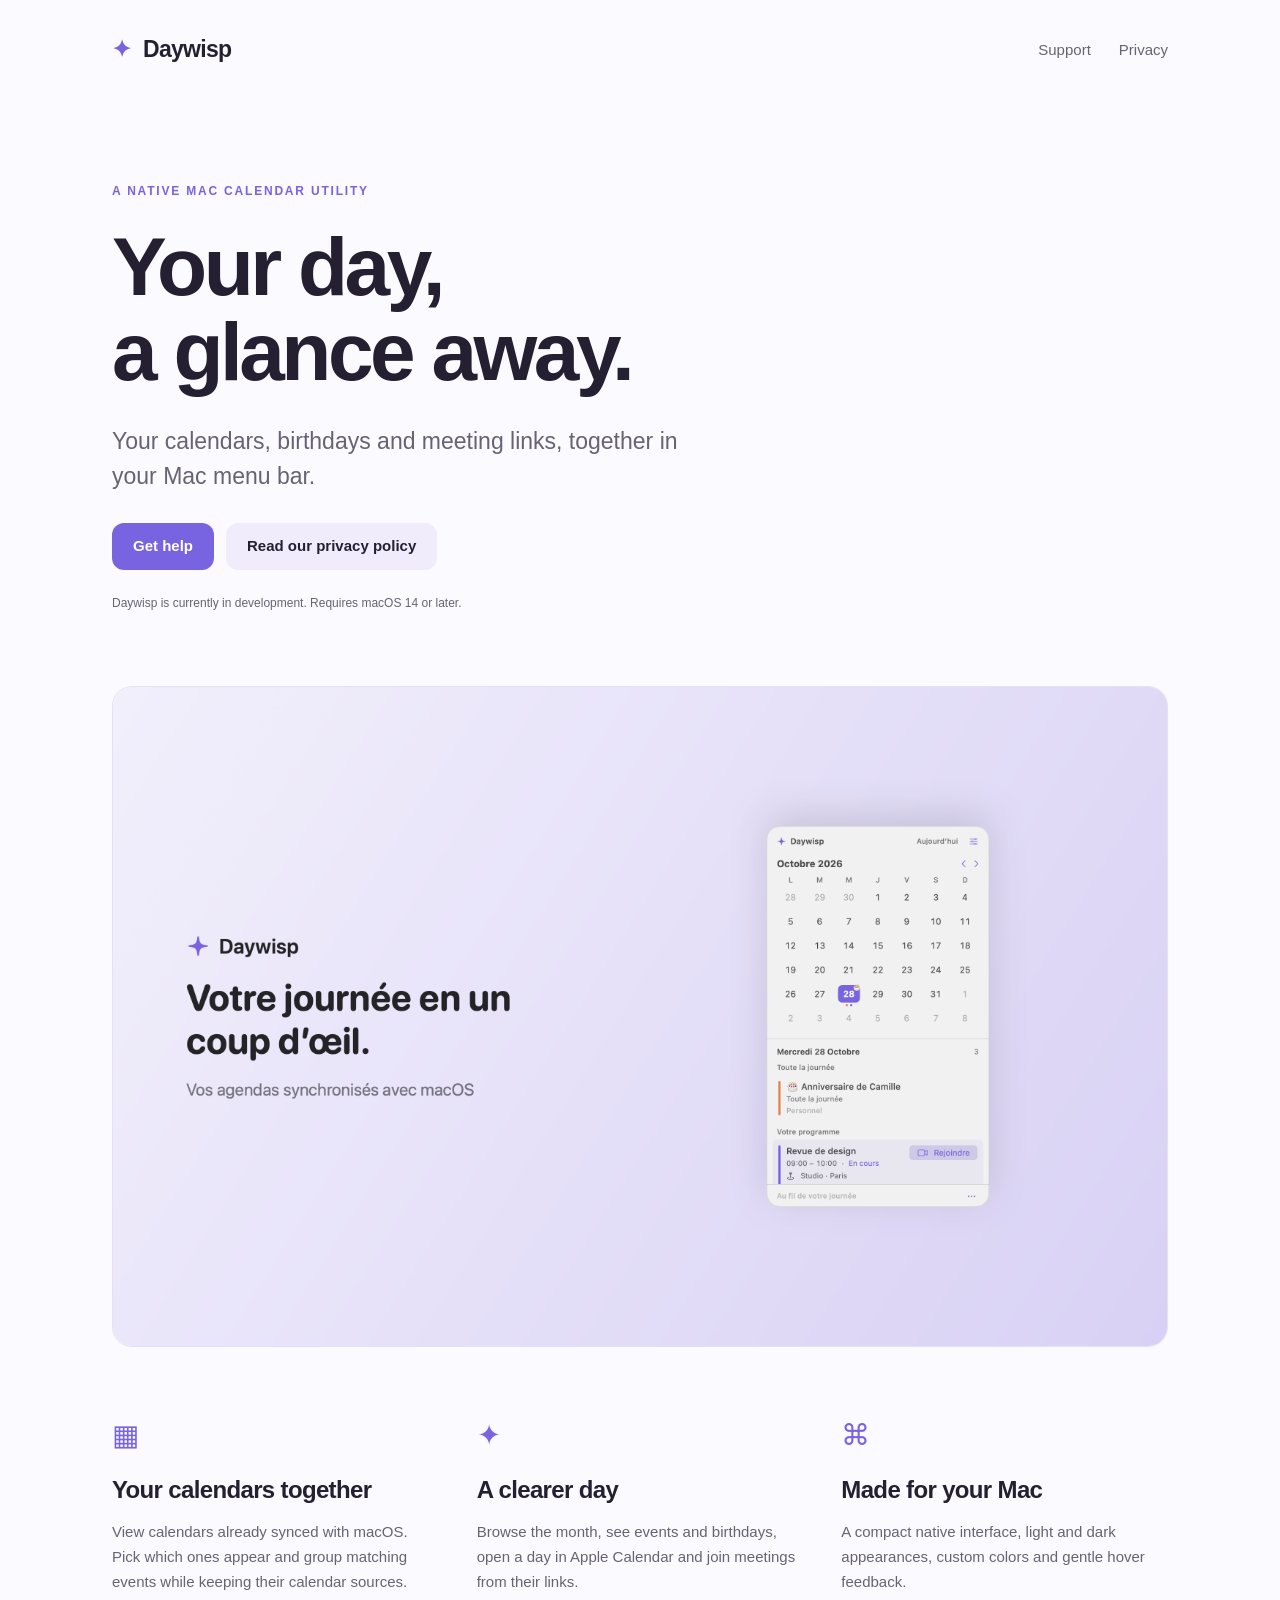
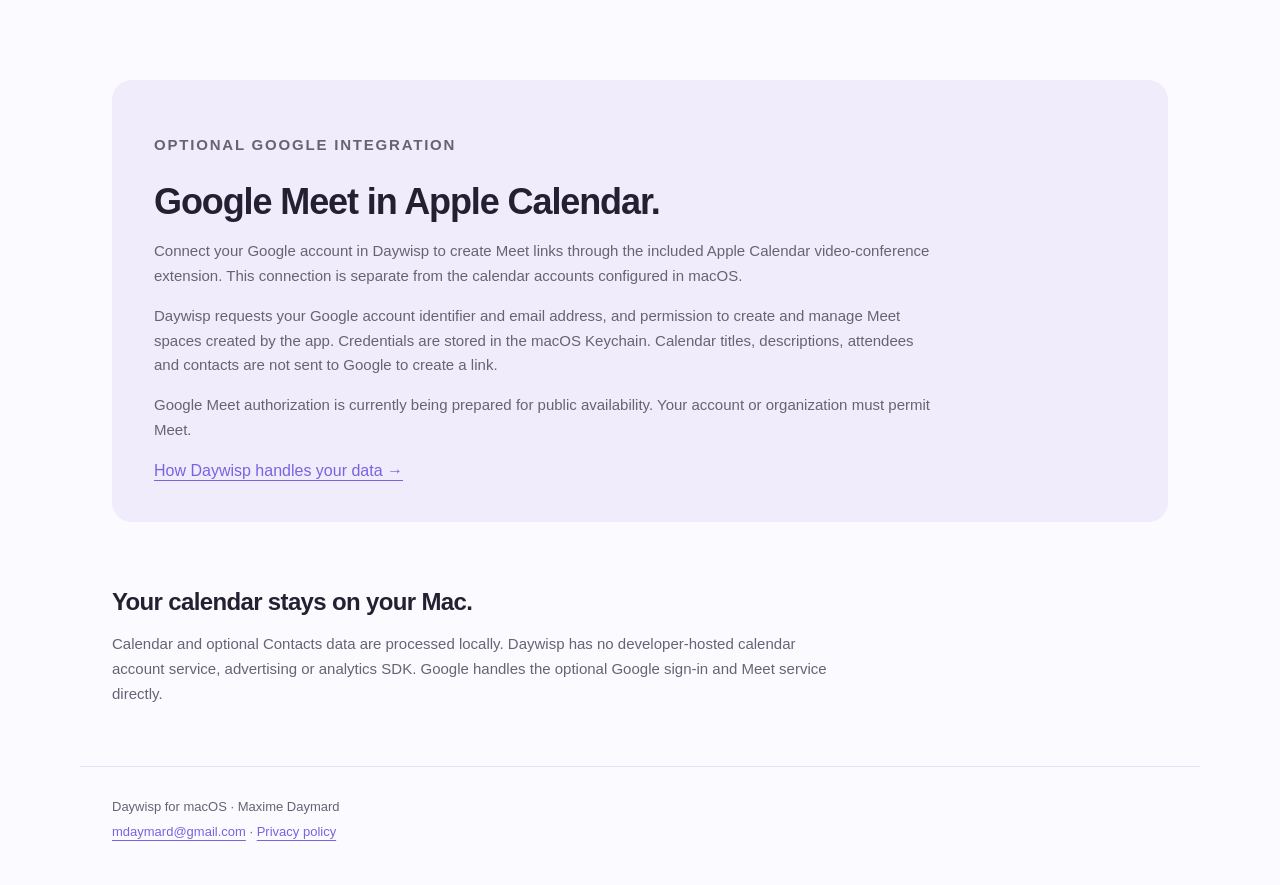
<file: index.html>
<!doctype html>
<html lang="en"><head><meta charset="utf-8"><meta name="viewport" content="width=device-width, initial-scale=1">
<meta name="description" content="Daywisp is a native macOS menu bar calendar with events, birthdays and optional Google Meet integration."><meta name="robots" content="noindex">
<title>Your day, a glance away · Daywisp</title><link rel="stylesheet" href="style.css">
</head><body><header class="nav"><a class="brand" href="index.html"><span aria-hidden="true">✦</span> Daywisp</a><nav aria-label="Main navigation"><a href="support.html">Support</a><a href="privacy.html">Privacy</a></nav></header>
<main><section class="hero"><p class="eyebrow">A native Mac calendar utility</p><h1>Your day,<br>a glance away.</h1><p class="lead">Your calendars, birthdays and meeting links, together in your Mac menu bar.</p><div class="actions"><a class="button" href="support.html">Get help</a><a class="button secondary" href="privacy.html">Read our privacy policy</a></div><p class="status">Daywisp is currently in development. Requires macOS 14 or later.</p></section>
<figure class="preview"><img src="daywisp.png" width="2880" height="1800" alt="Daywisp’s native monthly calendar and daily events, shown with fictional data"></figure>
<section class="features" aria-label="Features"><article><span aria-hidden="true">▦</span><h2>Your calendars together</h2><p>View calendars already synced with macOS. Pick which ones appear and group matching events while keeping their calendar sources.</p></article><article><span aria-hidden="true">✦</span><h2>A clearer day</h2><p>Browse the month, see events and birthdays, open a day in Apple Calendar and join meetings from their links.</p></article><article><span aria-hidden="true">⌘</span><h2>Made for your Mac</h2><p>A compact native interface, light and dark appearances, custom colors and gentle hover feedback.</p></article></section>
<section class="meet"><div><p class="eyebrow">Optional Google integration</p><h2>Google Meet in Apple Calendar.</h2><p>Connect your Google account in Daywisp to create Meet links through the included Apple Calendar video-conference extension. This connection is separate from the calendar accounts configured in macOS.</p><p>Daywisp requests your Google account identifier and email address, and permission to create and manage Meet spaces created by the app. Credentials are stored in the macOS Keychain. Calendar titles, descriptions, attendees and contacts are not sent to Google to create a link.</p><p>Google Meet authorization is currently being prepared for public availability. Your account or organization must permit Meet.</p><a href="privacy.html">How Daywisp handles your data →</a></div></section>
<section class="local"><h2>Your calendar stays on your Mac.</h2><p>Calendar and optional Contacts data are processed locally. Daywisp has no developer-hosted calendar account service, advertising or analytics SDK. Google handles the optional Google sign-in and Meet service directly.</p></section></main><footer><p>Daywisp for macOS · Maxime Daymard</p><p><a href="mailto:mdaymard@gmail.com">mdaymard@gmail.com</a> · <a href="privacy.html">Privacy policy</a></p></footer></body></html>
</file>
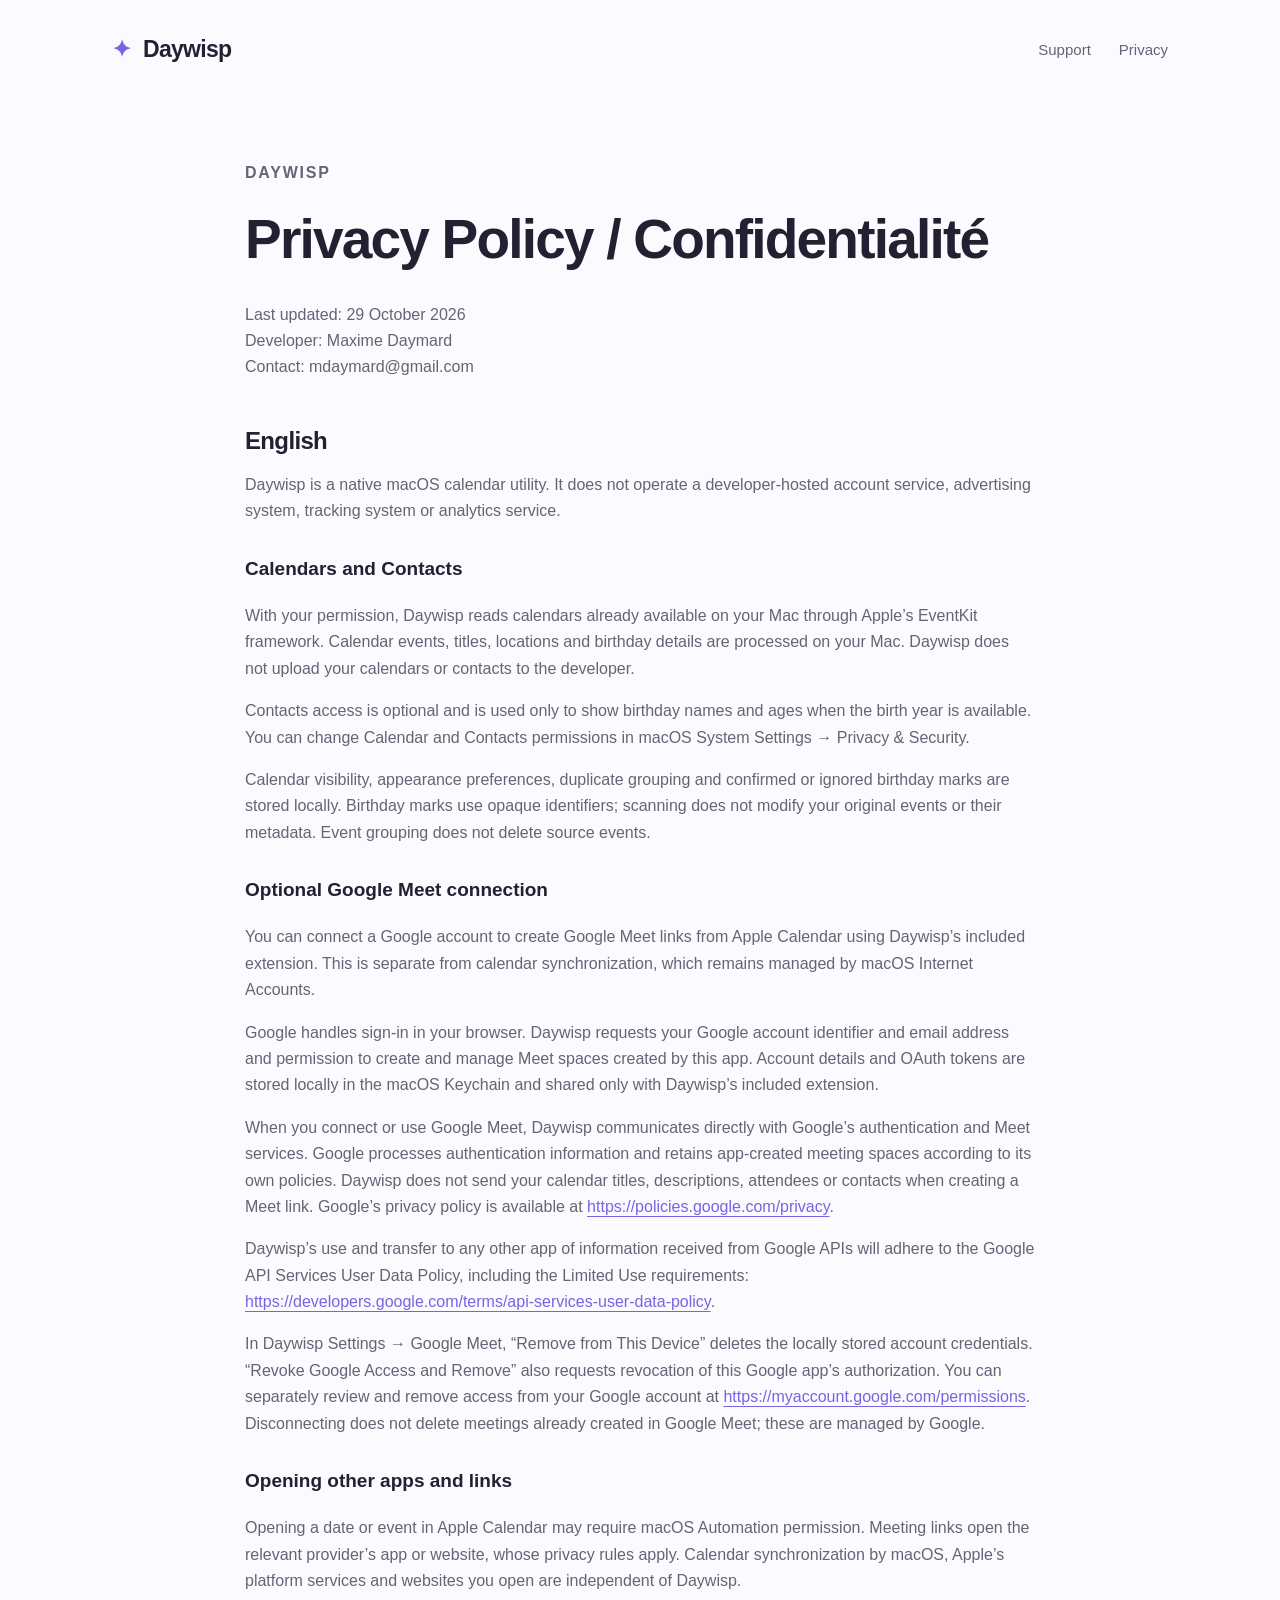
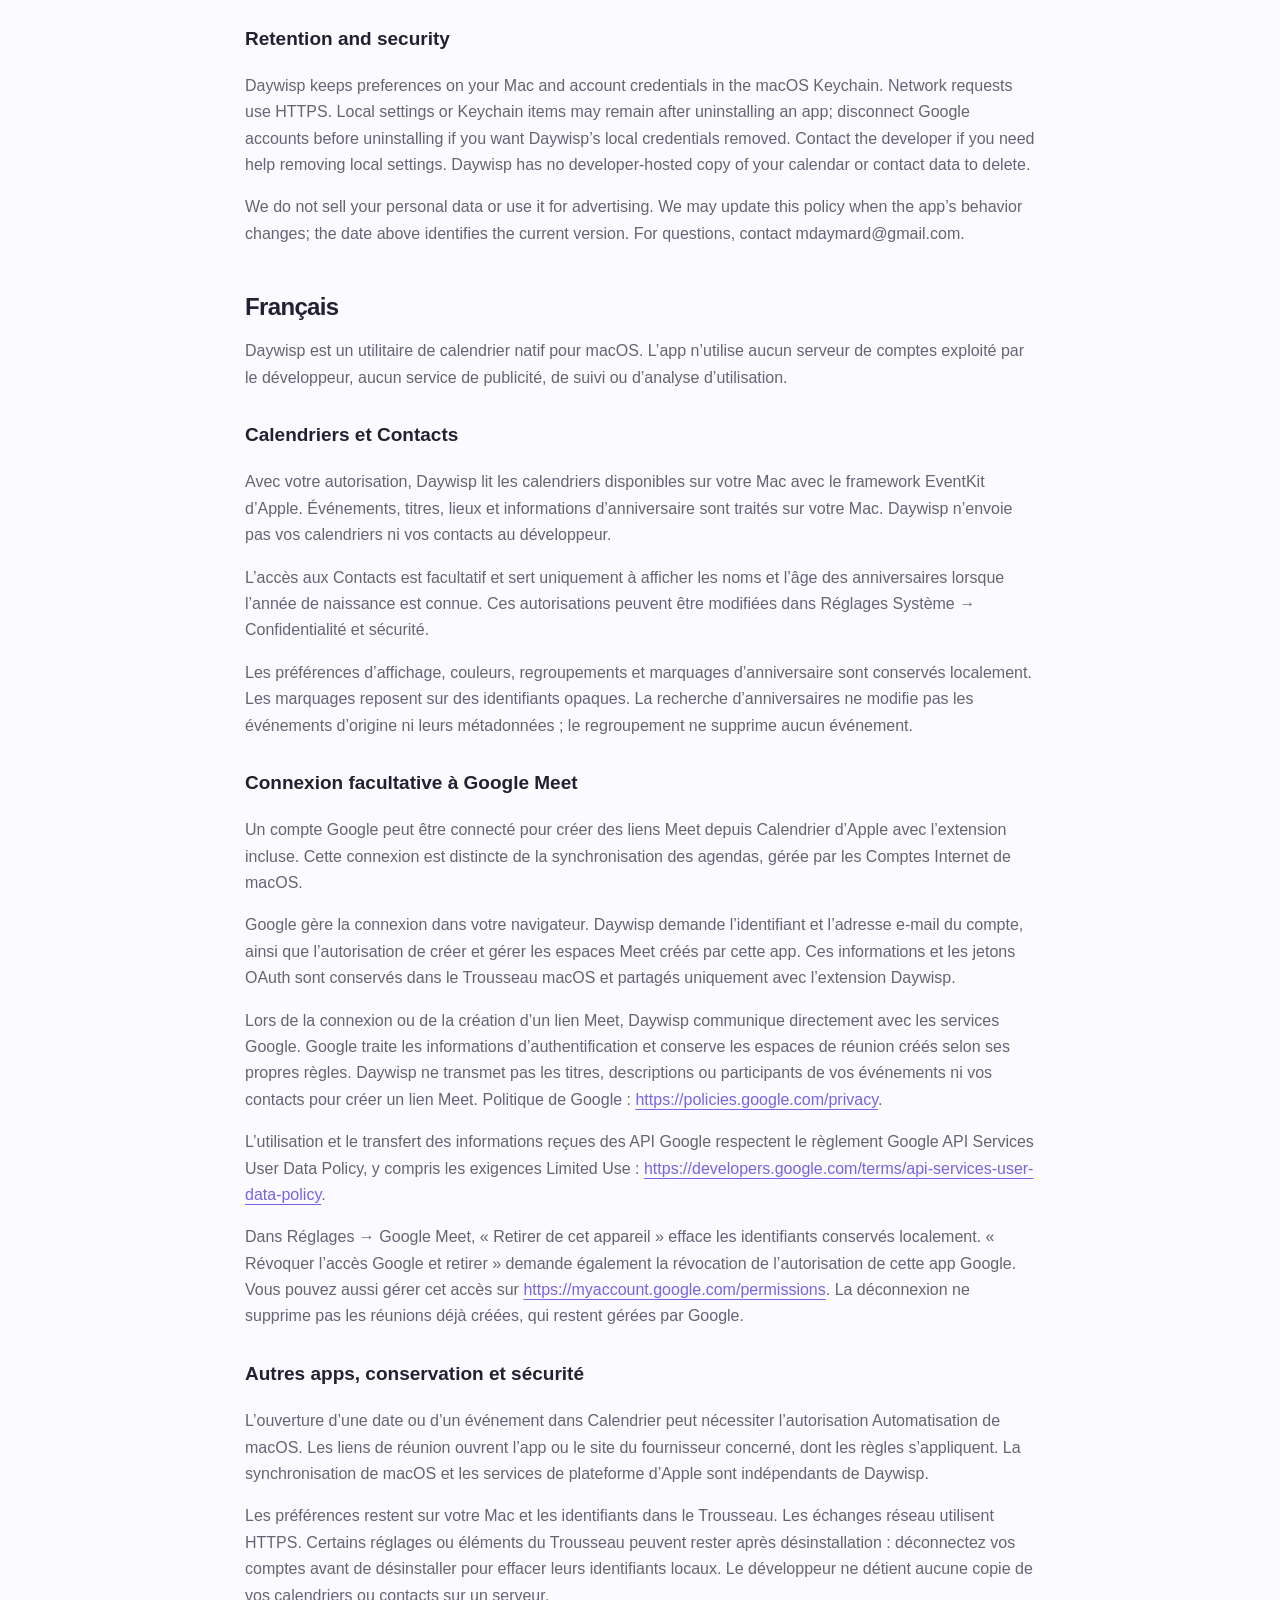
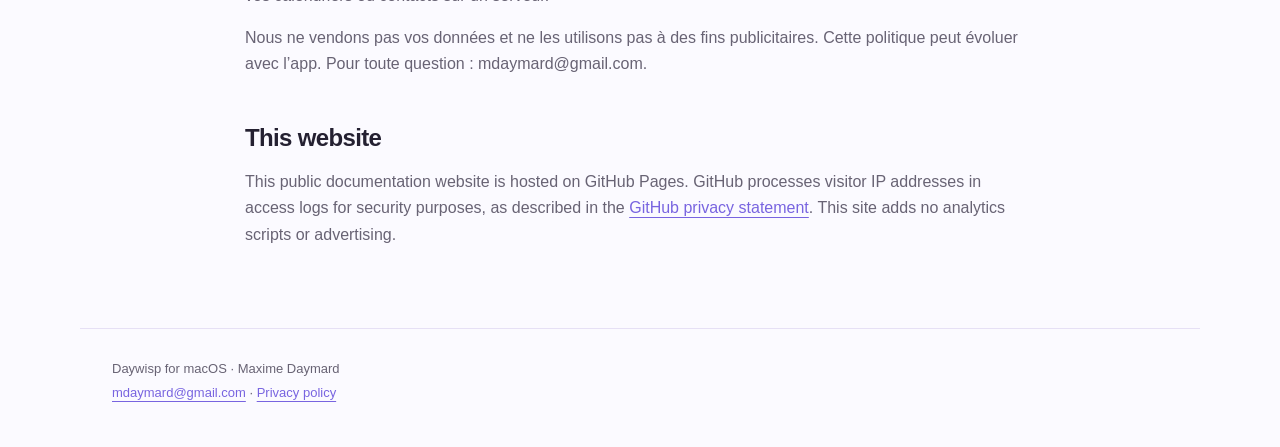
<file: privacy.html>
<!doctype html>
<html lang="en"><head><meta charset="utf-8"><meta name="viewport" content="width=device-width, initial-scale=1">
<meta name="description" content="Privacy Policy / Confidentialité for the Daywisp macOS app."><meta name="robots" content="noindex">
<title>Privacy Policy / Confidentialité · Daywisp</title><link rel="stylesheet" href="style.css">
</head><body><header class="nav"><a class="brand" href="index.html"><span aria-hidden="true">✦</span> Daywisp</a><nav aria-label="Main navigation"><a href="support.html">Support</a><a href="privacy.html">Privacy</a></nav></header>
<main><article class="document"><p class="eyebrow">Daywisp</p><h1>Privacy Policy / Confidentialité</h1><p>Last updated: 29 October 2026<br>Developer: Maxime Daymard<br>Contact: mdaymard@gmail.com</p>
<h2>English</h2>
<p>Daywisp is a native macOS calendar utility. It does not operate a developer-hosted account service, advertising system, tracking system or analytics service.</p>
<h3>Calendars and Contacts</h3>
<p>With your permission, Daywisp reads calendars already available on your Mac through Apple’s EventKit framework. Calendar events, titles, locations and birthday details are processed on your Mac. Daywisp does not upload your calendars or contacts to the developer.</p>
<p>Contacts access is optional and is used only to show birthday names and ages when the birth year is available. You can change Calendar and Contacts permissions in macOS System Settings → Privacy &amp; Security.</p>
<p>Calendar visibility, appearance preferences, duplicate grouping and confirmed or ignored birthday marks are stored locally. Birthday marks use opaque identifiers; scanning does not modify your original events or their metadata. Event grouping does not delete source events.</p>
<h3>Optional Google Meet connection</h3>
<p>You can connect a Google account to create Google Meet links from Apple Calendar using Daywisp’s included extension. This is separate from calendar synchronization, which remains managed by macOS Internet Accounts.</p>
<p>Google handles sign-in in your browser. Daywisp requests your Google account identifier and email address and permission to create and manage Meet spaces created by this app. Account details and OAuth tokens are stored locally in the macOS Keychain and shared only with Daywisp’s included extension.</p>
<p>When you connect or use Google Meet, Daywisp communicates directly with Google’s authentication and Meet services. Google processes authentication information and retains app-created meeting spaces according to its own policies. Daywisp does not send your calendar titles, descriptions, attendees or contacts when creating a Meet link. Google’s privacy policy is available at <a href="https://policies.google.com/privacy">https://policies.google.com/privacy</a>.</p>
<p>Daywisp’s use and transfer to any other app of information received from Google APIs will adhere to the Google API Services User Data Policy, including the Limited Use requirements: <a href="https://developers.google.com/terms/api-services-user-data-policy">https://developers.google.com/terms/api-services-user-data-policy</a>.</p>
<p>In Daywisp Settings → Google Meet, “Remove from This Device” deletes the locally stored account credentials. “Revoke Google Access and Remove” also requests revocation of this Google app’s authorization. You can separately review and remove access from your Google account at <a href="https://myaccount.google.com/permissions">https://myaccount.google.com/permissions</a>. Disconnecting does not delete meetings already created in Google Meet; these are managed by Google.</p>
<h3>Opening other apps and links</h3>
<p>Opening a date or event in Apple Calendar may require macOS Automation permission. Meeting links open the relevant provider’s app or website, whose privacy rules apply. Calendar synchronization by macOS, Apple’s platform services and websites you open are independent of Daywisp.</p>
<h3>Retention and security</h3>
<p>Daywisp keeps preferences on your Mac and account credentials in the macOS Keychain. Network requests use HTTPS. Local settings or Keychain items may remain after uninstalling an app; disconnect Google accounts before uninstalling if you want Daywisp’s local credentials removed. Contact the developer if you need help removing local settings. Daywisp has no developer-hosted copy of your calendar or contact data to delete.</p>
<p>We do not sell your personal data or use it for advertising. We may update this policy when the app’s behavior changes; the date above identifies the current version. For questions, contact mdaymard@gmail.com.</p>
<h2>Français</h2>
<p>Daywisp est un utilitaire de calendrier natif pour macOS. L’app n’utilise aucun serveur de comptes exploité par le développeur, aucun service de publicité, de suivi ou d’analyse d’utilisation.</p>
<h3>Calendriers et Contacts</h3>
<p>Avec votre autorisation, Daywisp lit les calendriers disponibles sur votre Mac avec le framework EventKit d’Apple. Événements, titres, lieux et informations d’anniversaire sont traités sur votre Mac. Daywisp n’envoie pas vos calendriers ni vos contacts au développeur.</p>
<p>L’accès aux Contacts est facultatif et sert uniquement à afficher les noms et l’âge des anniversaires lorsque l’année de naissance est connue. Ces autorisations peuvent être modifiées dans Réglages Système → Confidentialité et sécurité.</p>
<p>Les préférences d’affichage, couleurs, regroupements et marquages d’anniversaire sont conservés localement. Les marquages reposent sur des identifiants opaques. La recherche d’anniversaires ne modifie pas les événements d’origine ni leurs métadonnées ; le regroupement ne supprime aucun événement.</p>
<h3>Connexion facultative à Google Meet</h3>
<p>Un compte Google peut être connecté pour créer des liens Meet depuis Calendrier d’Apple avec l’extension incluse. Cette connexion est distincte de la synchronisation des agendas, gérée par les Comptes Internet de macOS.</p>
<p>Google gère la connexion dans votre navigateur. Daywisp demande l’identifiant et l’adresse e-mail du compte, ainsi que l’autorisation de créer et gérer les espaces Meet créés par cette app. Ces informations et les jetons OAuth sont conservés dans le Trousseau macOS et partagés uniquement avec l’extension Daywisp.</p>
<p>Lors de la connexion ou de la création d’un lien Meet, Daywisp communique directement avec les services Google. Google traite les informations d’authentification et conserve les espaces de réunion créés selon ses propres règles. Daywisp ne transmet pas les titres, descriptions ou participants de vos événements ni vos contacts pour créer un lien Meet. Politique de Google : <a href="https://policies.google.com/privacy">https://policies.google.com/privacy</a>.</p>
<p>L’utilisation et le transfert des informations reçues des API Google respectent le règlement Google API Services User Data Policy, y compris les exigences Limited Use : <a href="https://developers.google.com/terms/api-services-user-data-policy">https://developers.google.com/terms/api-services-user-data-policy</a>.</p>
<p>Dans Réglages → Google Meet, « Retirer de cet appareil » efface les identifiants conservés localement. « Révoquer l’accès Google et retirer » demande également la révocation de l’autorisation de cette app Google. Vous pouvez aussi gérer cet accès sur <a href="https://myaccount.google.com/permissions">https://myaccount.google.com/permissions</a>. La déconnexion ne supprime pas les réunions déjà créées, qui restent gérées par Google.</p>
<h3>Autres apps, conservation et sécurité</h3>
<p>L’ouverture d’une date ou d’un événement dans Calendrier peut nécessiter l’autorisation Automatisation de macOS. Les liens de réunion ouvrent l’app ou le site du fournisseur concerné, dont les règles s’appliquent. La synchronisation de macOS et les services de plateforme d’Apple sont indépendants de Daywisp.</p>
<p>Les préférences restent sur votre Mac et les identifiants dans le Trousseau. Les échanges réseau utilisent HTTPS. Certains réglages ou éléments du Trousseau peuvent rester après désinstallation : déconnectez vos comptes avant de désinstaller pour effacer leurs identifiants locaux. Le développeur ne détient aucune copie de vos calendriers ou contacts sur un serveur.</p>
<p>Nous ne vendons pas vos données et ne les utilisons pas à des fins publicitaires. Cette politique peut évoluer avec l’app. Pour toute question : mdaymard@gmail.com.</p><h2>This website</h2><p>This public documentation website is hosted on GitHub Pages. GitHub processes visitor IP addresses in access logs for security purposes, as described in the <a href="https://docs.github.com/en/site-policy/privacy-policies/github-general-privacy-statement">GitHub privacy statement</a>. This site adds no analytics scripts or advertising.</p></article></main><footer><p>Daywisp for macOS · Maxime Daymard</p><p><a href="mailto:mdaymard@gmail.com">mdaymard@gmail.com</a> · <a href="privacy.html">Privacy policy</a></p></footer></body></html>
</file>
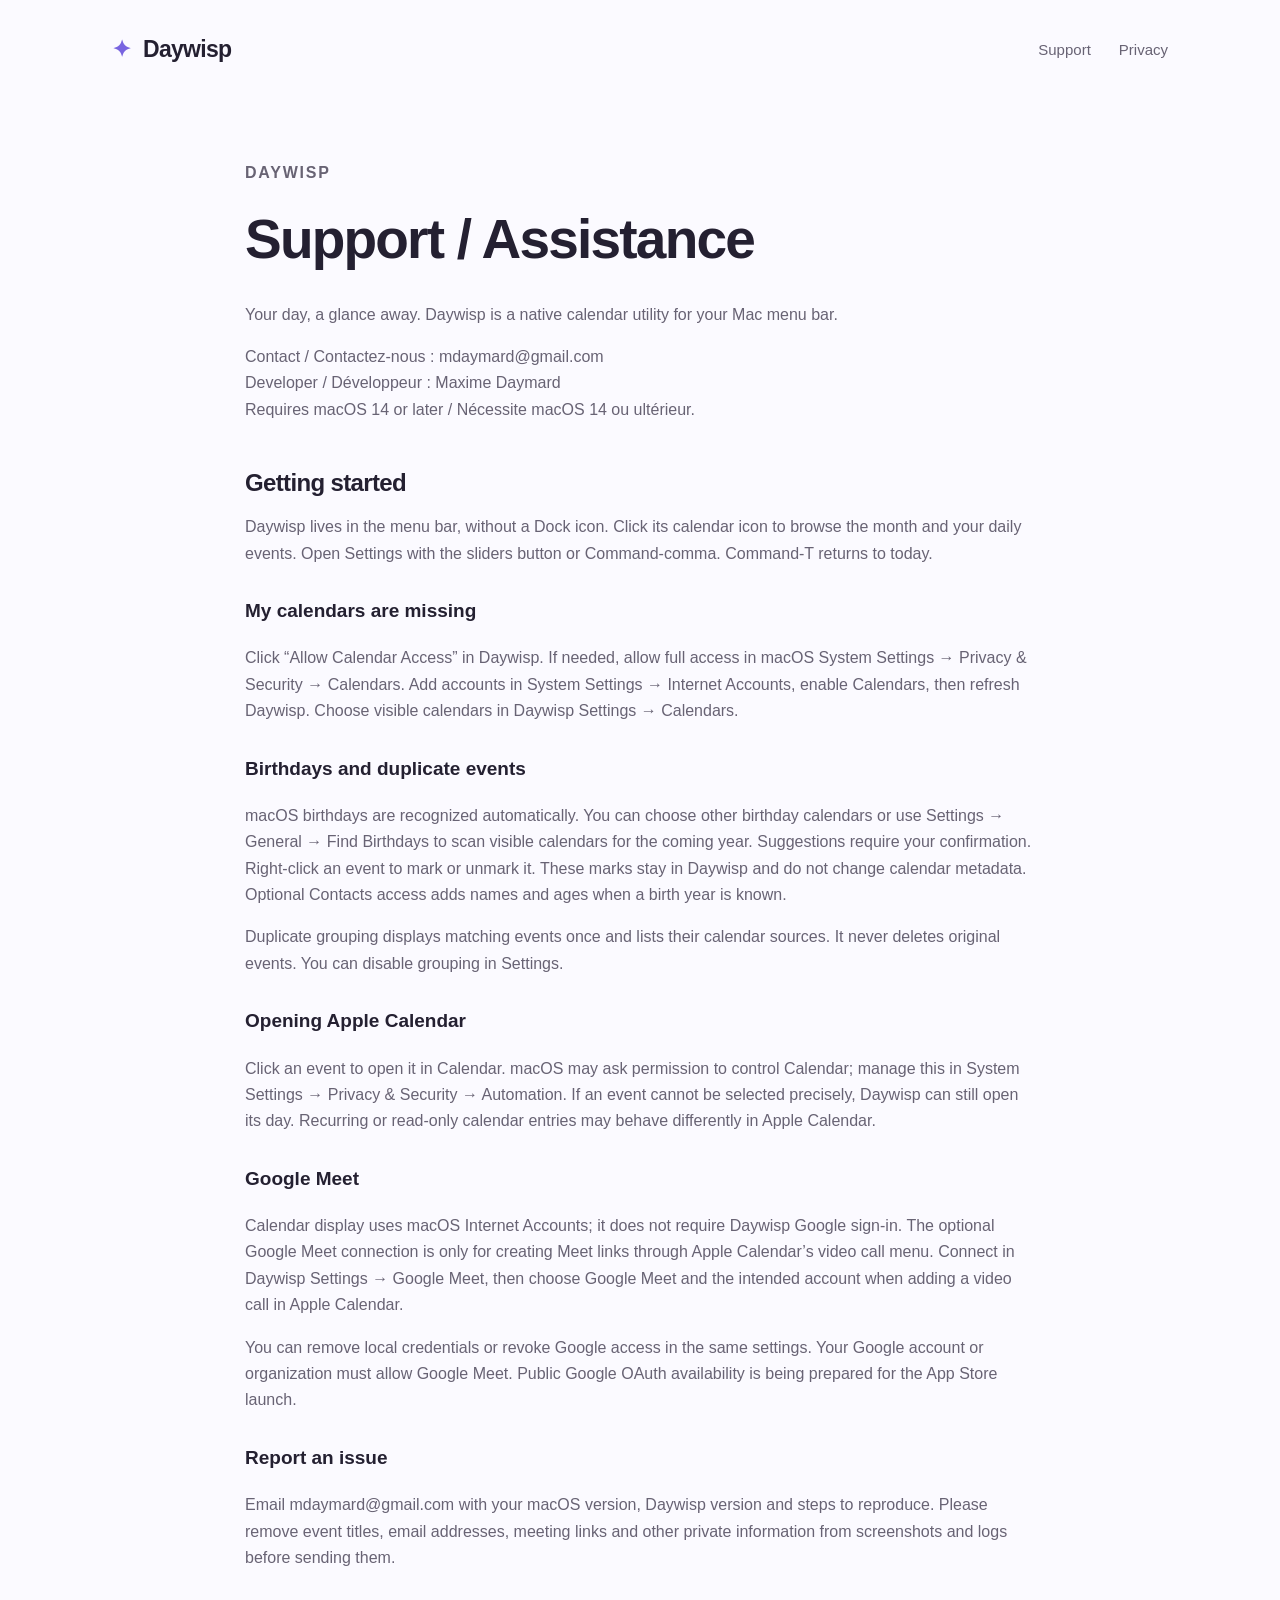
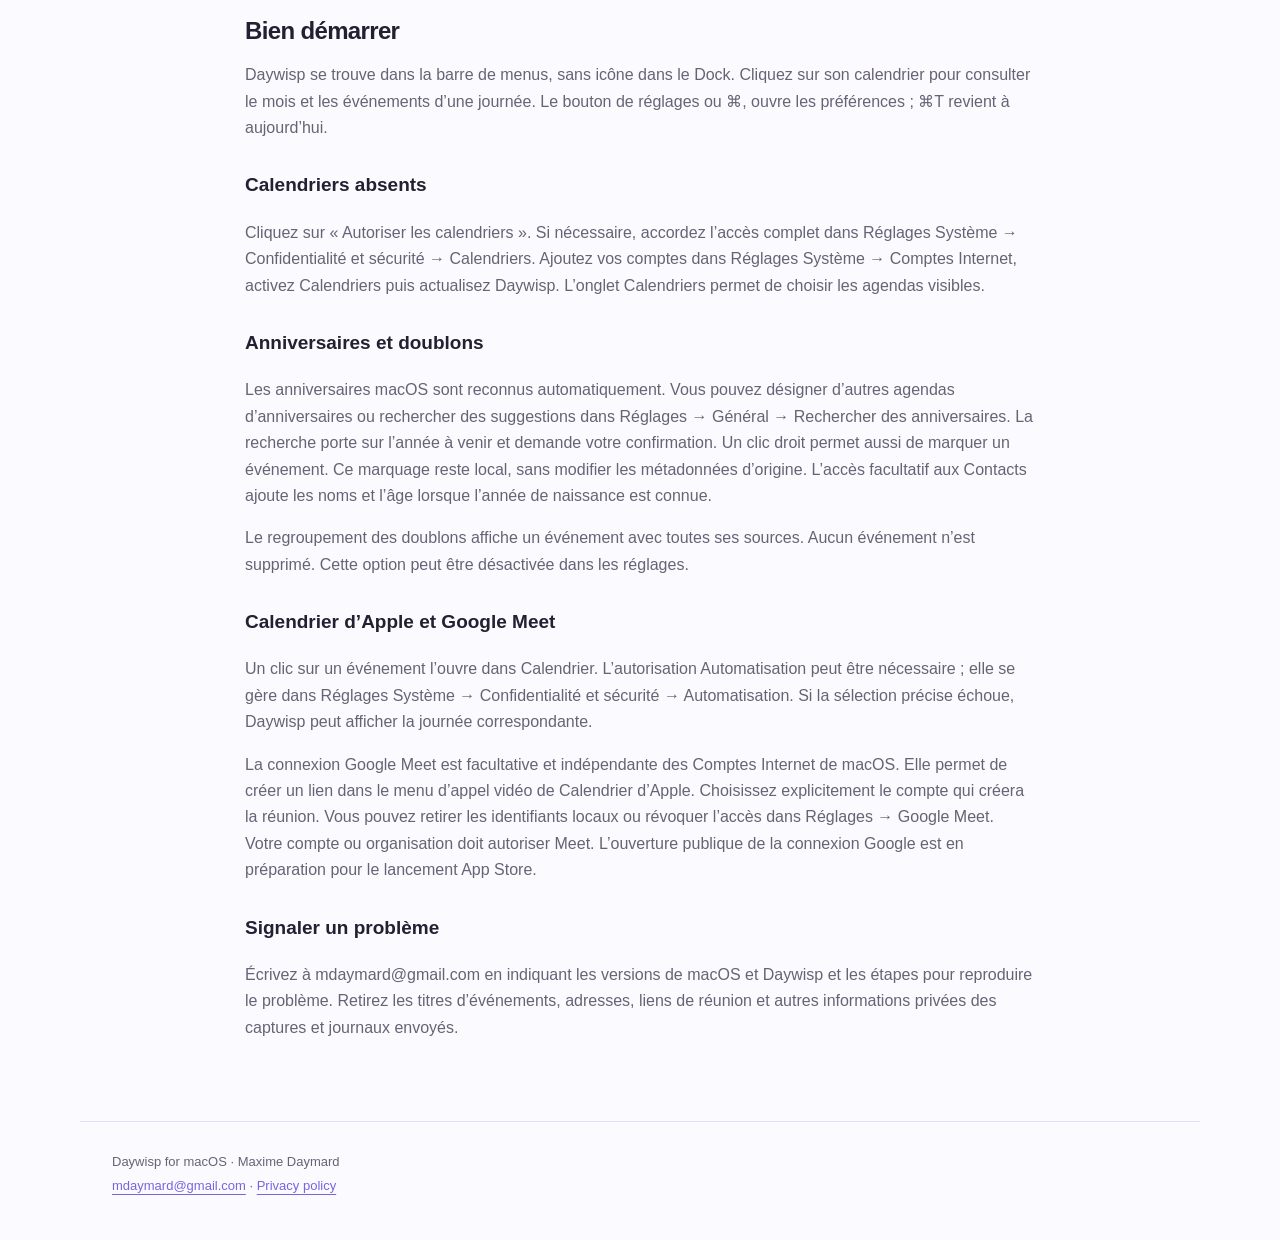
<file: support.html>
<!doctype html>
<html lang="en"><head><meta charset="utf-8"><meta name="viewport" content="width=device-width, initial-scale=1">
<meta name="description" content="Support / Assistance for the Daywisp macOS app."><meta name="robots" content="noindex">
<title>Support / Assistance · Daywisp</title><link rel="stylesheet" href="style.css">
</head><body><header class="nav"><a class="brand" href="index.html"><span aria-hidden="true">✦</span> Daywisp</a><nav aria-label="Main navigation"><a href="support.html">Support</a><a href="privacy.html">Privacy</a></nav></header>
<main><article class="document"><p class="eyebrow">Daywisp</p><h1>Support / Assistance</h1><p>Your day, a glance away. Daywisp is a native calendar utility for your Mac menu bar.</p>
<p>Contact / Contactez-nous : mdaymard@gmail.com<br>Developer / Développeur : Maxime Daymard<br>Requires macOS 14 or later / Nécessite macOS 14 ou ultérieur.</p>
<h2>Getting started</h2>
<p>Daywisp lives in the menu bar, without a Dock icon. Click its calendar icon to browse the month and your daily events. Open Settings with the sliders button or Command-comma. Command-T returns to today.</p>
<h3>My calendars are missing</h3>
<p>Click “Allow Calendar Access” in Daywisp. If needed, allow full access in macOS System Settings → Privacy &amp; Security → Calendars. Add accounts in System Settings → Internet Accounts, enable Calendars, then refresh Daywisp. Choose visible calendars in Daywisp Settings → Calendars.</p>
<h3>Birthdays and duplicate events</h3>
<p>macOS birthdays are recognized automatically. You can choose other birthday calendars or use Settings → General → Find Birthdays to scan visible calendars for the coming year. Suggestions require your confirmation. Right-click an event to mark or unmark it. These marks stay in Daywisp and do not change calendar metadata. Optional Contacts access adds names and ages when a birth year is known.</p>
<p>Duplicate grouping displays matching events once and lists their calendar sources. It never deletes original events. You can disable grouping in Settings.</p>
<h3>Opening Apple Calendar</h3>
<p>Click an event to open it in Calendar. macOS may ask permission to control Calendar; manage this in System Settings → Privacy &amp; Security → Automation. If an event cannot be selected precisely, Daywisp can still open its day. Recurring or read-only calendar entries may behave differently in Apple Calendar.</p>
<h3>Google Meet</h3>
<p>Calendar display uses macOS Internet Accounts; it does not require Daywisp Google sign-in. The optional Google Meet connection is only for creating Meet links through Apple Calendar’s video call menu. Connect in Daywisp Settings → Google Meet, then choose Google Meet and the intended account when adding a video call in Apple Calendar.</p>
<p>You can remove local credentials or revoke Google access in the same settings. Your Google account or organization must allow Google Meet. Public Google OAuth availability is being prepared for the App Store launch.</p>
<h3>Report an issue</h3>
<p>Email mdaymard@gmail.com with your macOS version, Daywisp version and steps to reproduce. Please remove event titles, email addresses, meeting links and other private information from screenshots and logs before sending them.</p>
<h2>Bien démarrer</h2>
<p>Daywisp se trouve dans la barre de menus, sans icône dans le Dock. Cliquez sur son calendrier pour consulter le mois et les événements d’une journée. Le bouton de réglages ou ⌘, ouvre les préférences ; ⌘T revient à aujourd’hui.</p>
<h3>Calendriers absents</h3>
<p>Cliquez sur « Autoriser les calendriers ». Si nécessaire, accordez l’accès complet dans Réglages Système → Confidentialité et sécurité → Calendriers. Ajoutez vos comptes dans Réglages Système → Comptes Internet, activez Calendriers puis actualisez Daywisp. L’onglet Calendriers permet de choisir les agendas visibles.</p>
<h3>Anniversaires et doublons</h3>
<p>Les anniversaires macOS sont reconnus automatiquement. Vous pouvez désigner d’autres agendas d’anniversaires ou rechercher des suggestions dans Réglages → Général → Rechercher des anniversaires. La recherche porte sur l’année à venir et demande votre confirmation. Un clic droit permet aussi de marquer un événement. Ce marquage reste local, sans modifier les métadonnées d’origine. L’accès facultatif aux Contacts ajoute les noms et l’âge lorsque l’année de naissance est connue.</p>
<p>Le regroupement des doublons affiche un événement avec toutes ses sources. Aucun événement n’est supprimé. Cette option peut être désactivée dans les réglages.</p>
<h3>Calendrier d’Apple et Google Meet</h3>
<p>Un clic sur un événement l’ouvre dans Calendrier. L’autorisation Automatisation peut être nécessaire ; elle se gère dans Réglages Système → Confidentialité et sécurité → Automatisation. Si la sélection précise échoue, Daywisp peut afficher la journée correspondante.</p>
<p>La connexion Google Meet est facultative et indépendante des Comptes Internet de macOS. Elle permet de créer un lien dans le menu d’appel vidéo de Calendrier d’Apple. Choisissez explicitement le compte qui créera la réunion. Vous pouvez retirer les identifiants locaux ou révoquer l’accès dans Réglages → Google Meet. Votre compte ou organisation doit autoriser Meet. L’ouverture publique de la connexion Google est en préparation pour le lancement App Store.</p>
<h3>Signaler un problème</h3>
<p>Écrivez à mdaymard@gmail.com en indiquant les versions de macOS et Daywisp et les étapes pour reproduire le problème. Retirez les titres d’événements, adresses, liens de réunion et autres informations privées des captures et journaux envoyés.</p></article></main><footer><p>Daywisp for macOS · Maxime Daymard</p><p><a href="mailto:mdaymard@gmail.com">mdaymard@gmail.com</a> · <a href="privacy.html">Privacy policy</a></p></footer></body></html>
</file>
<file: style.css>
:root{color-scheme:light dark;--ink:#242031;--muted:#686374;--violet:#7864e0;--paper:#fbfaff;--line:#e6e0f5;--soft:#f0ecfc}*{box-sizing:border-box}html{scroll-behavior:smooth}body{margin:0;background:var(--paper);color:var(--ink);font-family:-apple-system,BlinkMacSystemFont,"Segoe UI",sans-serif;-webkit-font-smoothing:antialiased;line-height:1.65}a{color:var(--violet);text-underline-offset:4px}a:hover{text-decoration-thickness:2px}.nav,main,footer{max-width:1120px;margin:auto;padding-left:32px;padding-right:32px}.nav{height:100px;display:flex;align-items:center;justify-content:space-between}.brand{font-size:23px;font-weight:750;letter-spacing:-.7px;color:var(--ink);text-decoration:none}.brand span{color:var(--violet);margin-right:7px}nav{display:flex;gap:28px;font-size:15px}nav a{text-decoration:none;color:var(--muted)}.hero{padding:70px 0 45px;max-width:780px}.eyebrow{font-size:12px;letter-spacing:1.8px;text-transform:uppercase;font-weight:650;color:var(--violet);margin-bottom:22px}h1{font-size:clamp(45px,7vw,82px);letter-spacing:-3.5px;line-height:1.04;margin:0 0 30px;font-weight:780}.lead{font-size:23px;color:var(--muted);max-width:590px;line-height:1.5}.actions{display:flex;flex-wrap:wrap;gap:12px;margin-top:30px}.button{padding:11px 21px;border-radius:12px;background:var(--violet);color:white;text-decoration:none;font-size:15px;font-weight:600}.button:hover{filter:brightness(.95)}.button.secondary{background:var(--soft);color:var(--ink)}.status{font-size:12px;color:var(--muted);margin-top:24px}.preview{margin:15px 0 65px;overflow:hidden;border-radius:20px;border:1px solid var(--line)}.preview img{display:block;width:100%;height:auto}.features{display:grid;grid-template-columns:repeat(3,1fr);gap:38px;margin:0 0 70px}.features article>span{font-size:29px;color:var(--violet)}h2{font-size:24px;letter-spacing:-.65px;line-height:1.25;margin-top:16px;margin-bottom:14px}.features p,.meet p,.local p{color:var(--muted);font-size:15px}.meet{padding:38px 42px;background:var(--soft);border-radius:20px;margin-bottom:65px}.meet>div{max-width:780px}.meet h2{font-size:36px;letter-spacing:-1.1px}.local{max-width:740px;padding-bottom:45px}footer{border-top:1px solid var(--line);padding-top:26px;padding-bottom:40px;color:var(--muted);font-size:13px}footer p{margin:3px 0}.document{max-width:790px;margin:60px auto 80px}.document h1{font-size:clamp(35px,5vw,55px);line-height:1.15;letter-spacing:-1.8px}.document h2{margin-top:45px}.document h3{margin-top:28px;font-size:19px}.document p{font-size:16px;color:var(--muted);overflow-wrap:anywhere}.document a{overflow-wrap:anywhere}@media(max-width:700px){.nav,main,footer{padding-left:22px;padding-right:22px}.nav{height:82px}.hero{padding-top:40px}.features{grid-template-columns:1fr;gap:18px}.meet{padding:24px}.meet h2{font-size:29px}h1{letter-spacing:-2px}.lead{font-size:20px}nav{gap:18px}.document{margin-top:35px}}@media(prefers-color-scheme:dark){:root{--ink:#f1edf8;--muted:#b9b2c8;--paper:#1c1925;--line:#393044;--soft:#2b243d;--violet:#ad9bff}.button{color:#191323}.preview{background:#eee9fa}.button.secondary{color:var(--ink)}}
</file>
